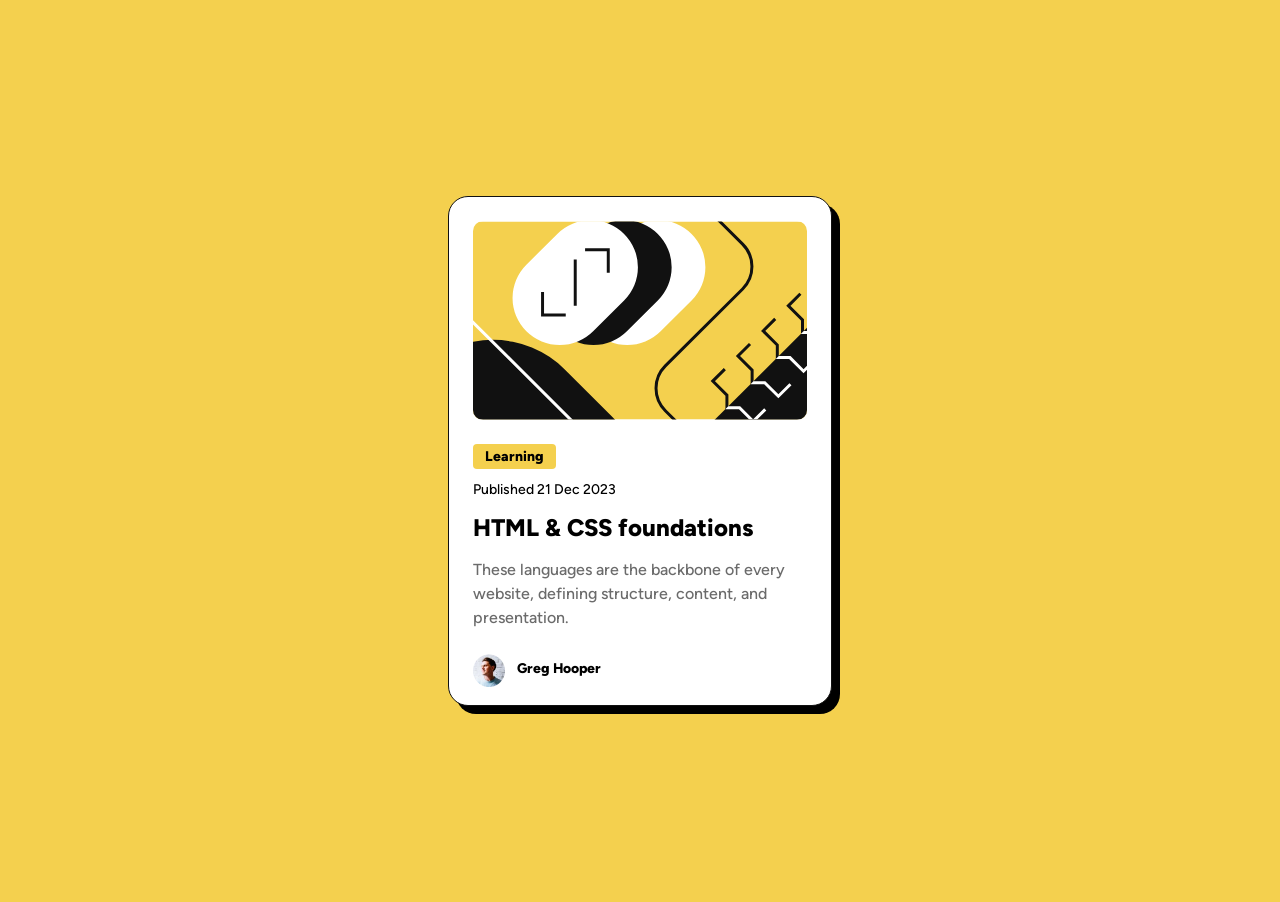
<file: blog-preview-card-main/index.html>
<!doctype html>
<html lang="en">
  <head>
    <meta charset="UTF-8" />
    <meta name="viewport" content="width=device-width, initial-scale=1.0" />
    <!-- displays site properly based on user's device -->

    <link
      rel="icon"
      type="image/png"
      sizes="32x32"
      href="./assets/images/favicon-32x32.png"
    />
    <link rel="stylesheet" href="style.css" />

    <title>Frontend Mentor | Blog preview card</title>
  </head>
  <body>
    <article class="card">
      <img
        src="./assets/images/illustration-article.svg"
        alt="card illustration"
        class="card-illustration"
      />

      <main>
        <span class="tag-line">learning</span>
        <p class="details">published 21 dec 2023</p>
        <h1 class="base-heading">HTML &amp; CSS foundations</h1>
        <p class="content">
          These languages are the backbone of every website, defining structure,
          content, and presentation.
        </p>
      </main>

      <footer>
        <img
          src="./assets/images/image-avatar.webp"
          alt="greg hooper"
          class="profile-image"
        />
        <h3 class="profile-name">greg hooper</h3>
      </footer>
    </article>
  </body>
</html>
</file>
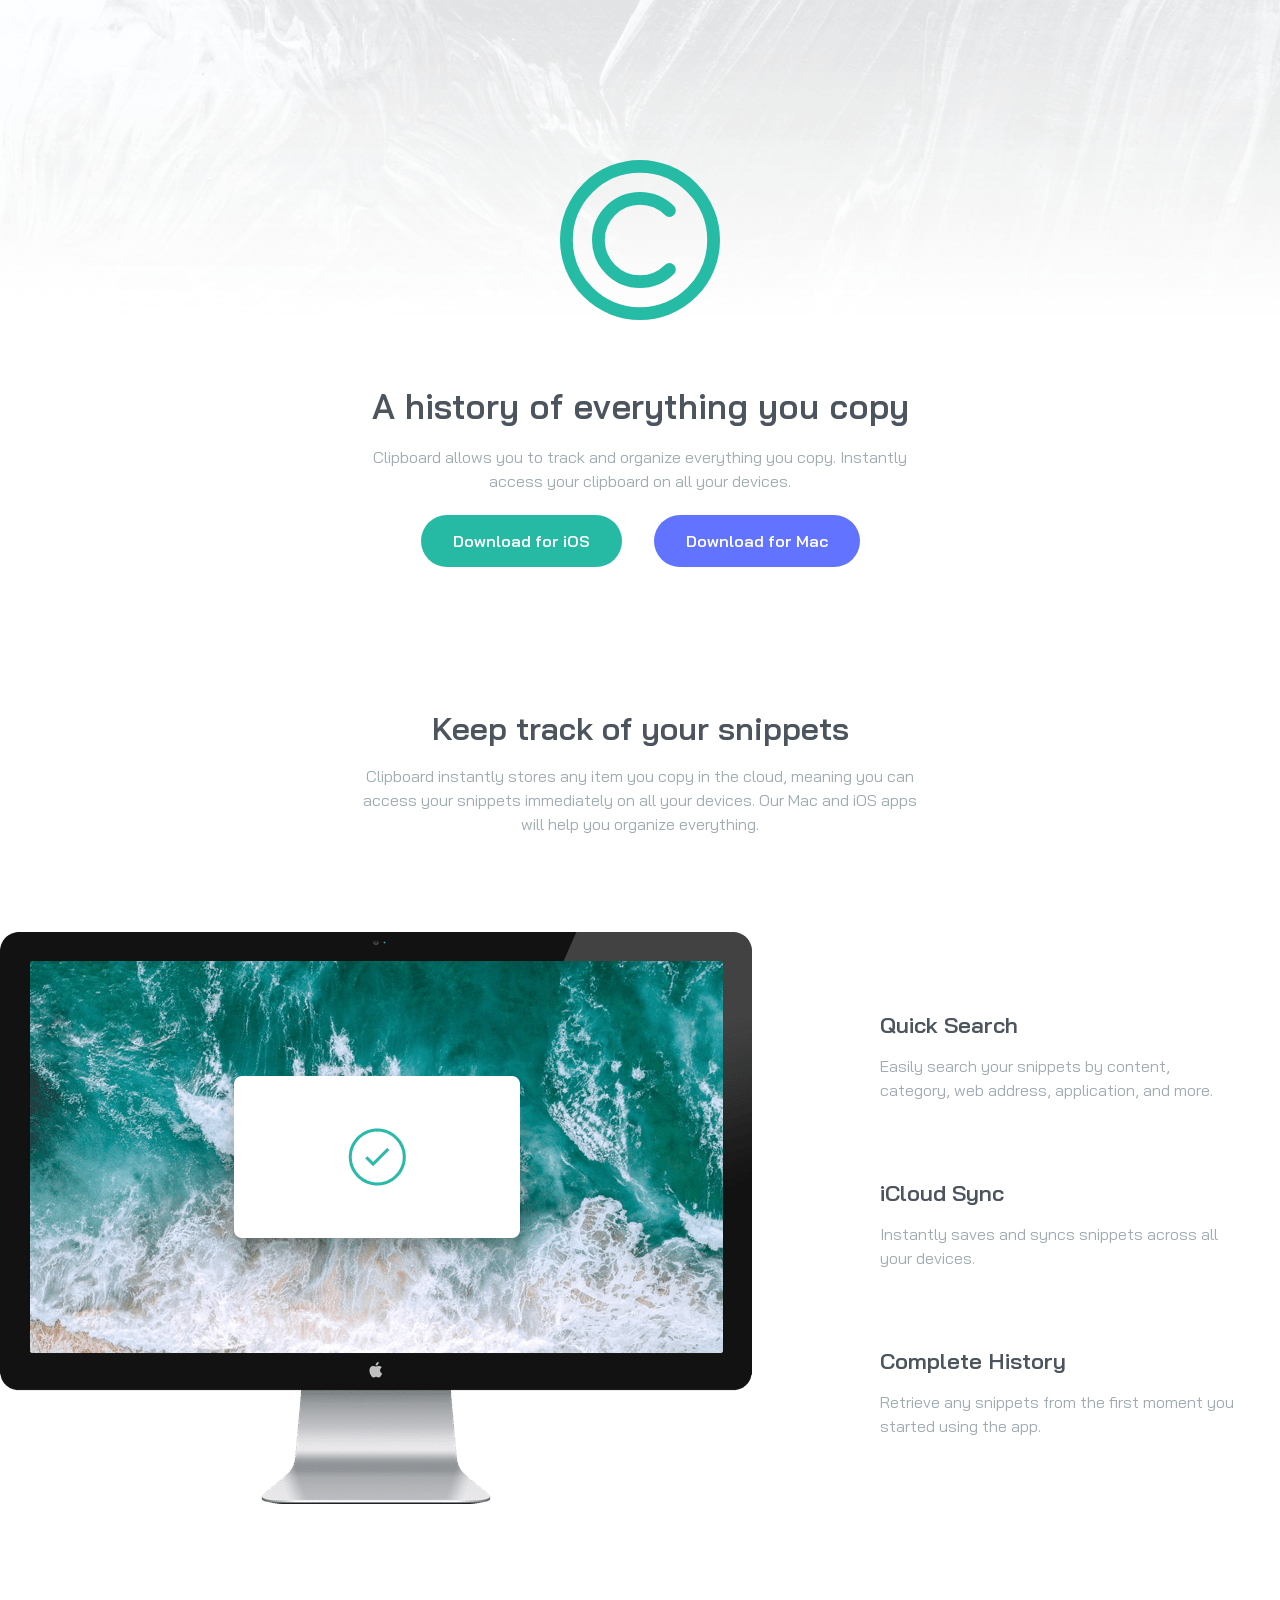
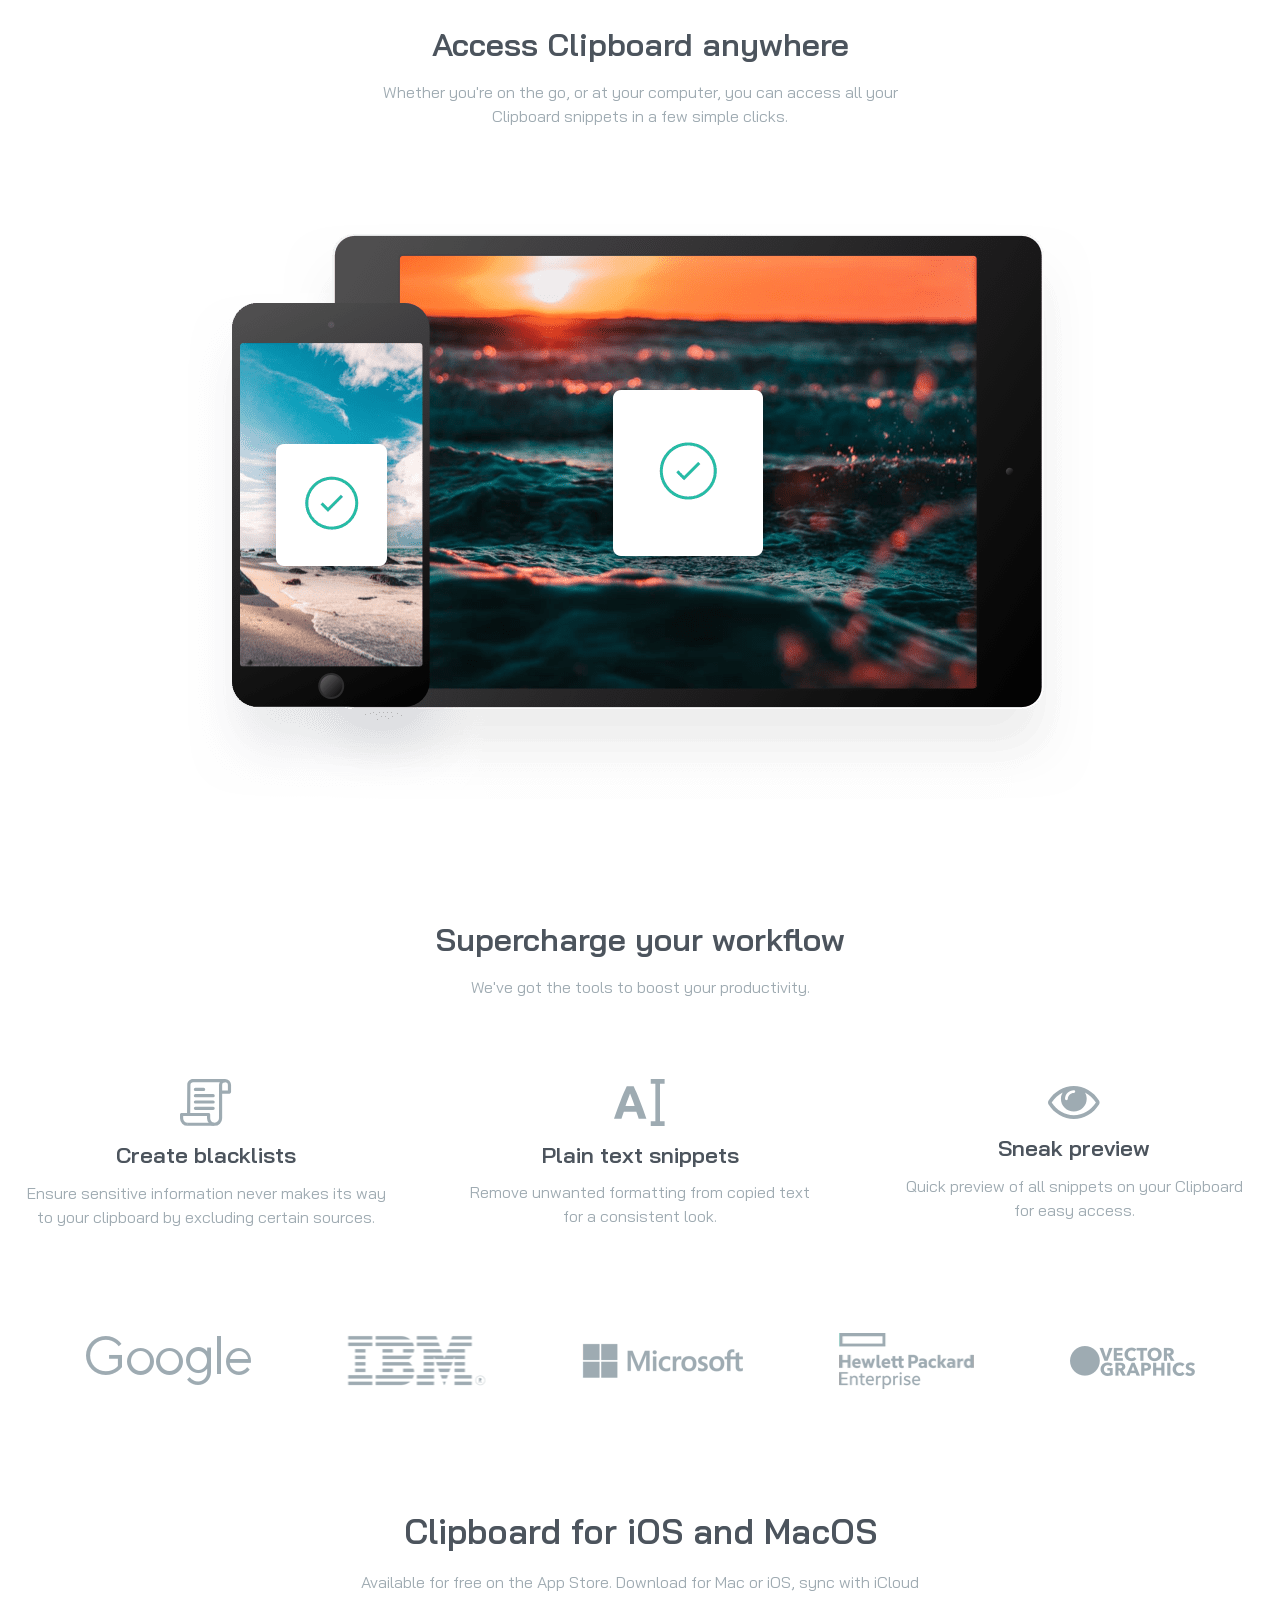
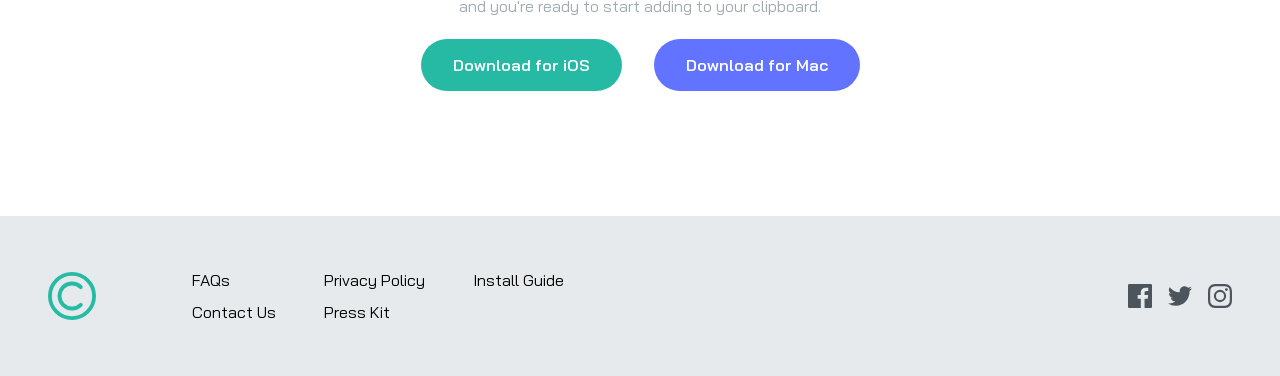
<file: clipboard-landing-page-master/index.html>
<!doctype html>
<html lang="en">
  <head>
    <meta charset="UTF-8" />
    <meta name="viewport" content="width=device-width, initial-scale=1.0" />
    <title>Clipboard Landing Page</title>
    <link rel="stylesheet" href="style.css" />
  </head>
  <body>
    <div id="root">
      <section id="hero_section" class="container">
        <img src="./images/logo.svg" alt="logo clipboard" class="logo" />

        <div class="content hero-content">
          <h1 class="base-heading">A history of everything you copy</h1>
          <p class="description">
            Clipboard allows you to track and organize everything you copy.
            Instantly access your clipboard on all your devices.
          </p>
          <div class="control-buttons">
            <button id="cta_download_ios" class="cta-button">
              Download for iOS
            </button>
            <button id="cta_download_mac" class="cta-button">
              Download for Mac
            </button>
          </div>
        </div>
      </section>
      <section id="highlight_section">
        <div class="container">
          <h2 class="sub-base-heading">Keep track of your snippets</h1>
          <p class="description">
            Clipboard instantly stores any item you copy in the cloud, meaning
            you can access your snippets immediately on all your devices. Our
            Mac and iOS apps will help you organize everything.
          </p>
        </div>
        <div class="highlight-container">
          <img src="./images/image-computer.png" alt="computer illustration" class="highlight-illustration" />

          <ul class="highlight-list">
            <li class="highlight">
              <div>
                <h3 class="sub-base-heading-3">Quick Search</h3>
                <p class="description highlight-content">
                  Easily search your snippets by content,
                  category, web address, application, and more.
                </p>
              </div>
            </li>

            <li class="highlight">
              <div>
                <h3 class="sub-base-heading-3">iCloud Sync</h3>
                <p class="description highlight-content">
                  Instantly saves and syncs snippets across all
                  your devices.
                </p>
              </div>
            </li>

            <li class="highlight">
              <div>
                <h3 class="sub-base-heading-3">Complete History</h3>
                <p class="description highlight-content">
                  Retrieve any snippets from the first moment
                  you started using the app.
                </p>
              </div>
            </li>
          </ul>
        </div>
      </section>
      <section id="mockup_section">
        <div class="container">
          <h2 class="sub-base-heading">Access Clipboard anywhere</h1>
          <p class="description">
           Whether you're on the go, or at your computer, you can access all your Clipboard
snippets in a few simple clicks.
          </p>
        </div>
          <img src="./images/image-devices.png" alt="device images illustration" class="highlight-illustration" />
      </section>
      <section id="feature_section">
        <div class="container">
          <h2 class="sub-base-heading">Supercharge your workflow</h1>
          <p class="description">
           We've got the tools to boost your productivity.
          </p>
        </div>
        <div class="features-container">
          <div class="feature">
            <img src="./images/icon-blacklist.svg" alt="blacklist" class="feature-ico">
            <h3 class="sub-base-heading-3">
              Create blacklists
            </h3>
            <p class="description">Ensure sensitive information never makes its
way to your clipboard by excluding certain
sources.</p>
          </div>
          <div class="feature">
            <img src="./images/icon-text.svg" alt="text" class="feature-ico">
            <h3 class="sub-base-heading-3">
              Plain text snippets
            </h3>
            <p class="description">Remove unwanted formatting from copied text
for a consistent look.</p>
          </div>
          <div class="feature">
            <img src="./images/icon-preview.svg" alt="preview" class="feature-ico">
            <h3 class="sub-base-heading-3">
              Sneak preview
            </h3>
            <p class="description">Quick preview of all snippets on your Clipboard
for easy access.</p>
          </div>
        </div>
      </section>
      <section id="clients_section">
        <img src="./images/logo-google.png" alt="Google" class="client-icon">
        <img src="./images/logo-ibm.png" alt="ibm" class="client-icon">
        <img src="./images/logo-microsoft.png" alt="microsoft" class="client-icon">
        <img src="./images/logo-hp.png" alt="logo-hp" class="client-icon">
        <img src="./images/logo-vector-graphics.png" alt=vector graphics" class="client-icon">
      </section>
      <section id="cta_section" class="container">
        <div class="content hero-content">
          <h1 class="base-heading">Clipboard  for iOS and MacOS</h1>
          <p class="description">
            Available for free on the App Store. Download for Mac or iOS, sync with iCloud and
you're ready to start adding to your clipboard.
          </p>
          <div class="control-buttons">
            <button id="cta_download_ios" class="cta-button">
              Download for iOS
            </button>
            <button id="cta_download_mac" class="cta-button">
              Download for Mac
            </button>
          </div>
        </div>
      </section>

      <footer>
<img src="./images/logo.svg" alt="clipboard logo">

<div class="important-links">
  <ul>
    <li>FAQs</li>
    <li>Contact us</li>
  </ul>
  <ul>
    <li>privacy policy</li>
    <li>Press kit</li>
  </ul>
  <ul>
    <li>Install Guide</li>
  </ul>
</div>

<div class="social-links">
  <img src="./images/icon-facebook.svg" alt="facebook" class="social-link"><img src="./images/icon-twitter.svg" alt="twitter" class="social-link"><img src="./images/icon-instagram.svg" alt="instagaram" class="social-link">
</div>
      </footer>
    </div>
  </body>
</html>
</file>
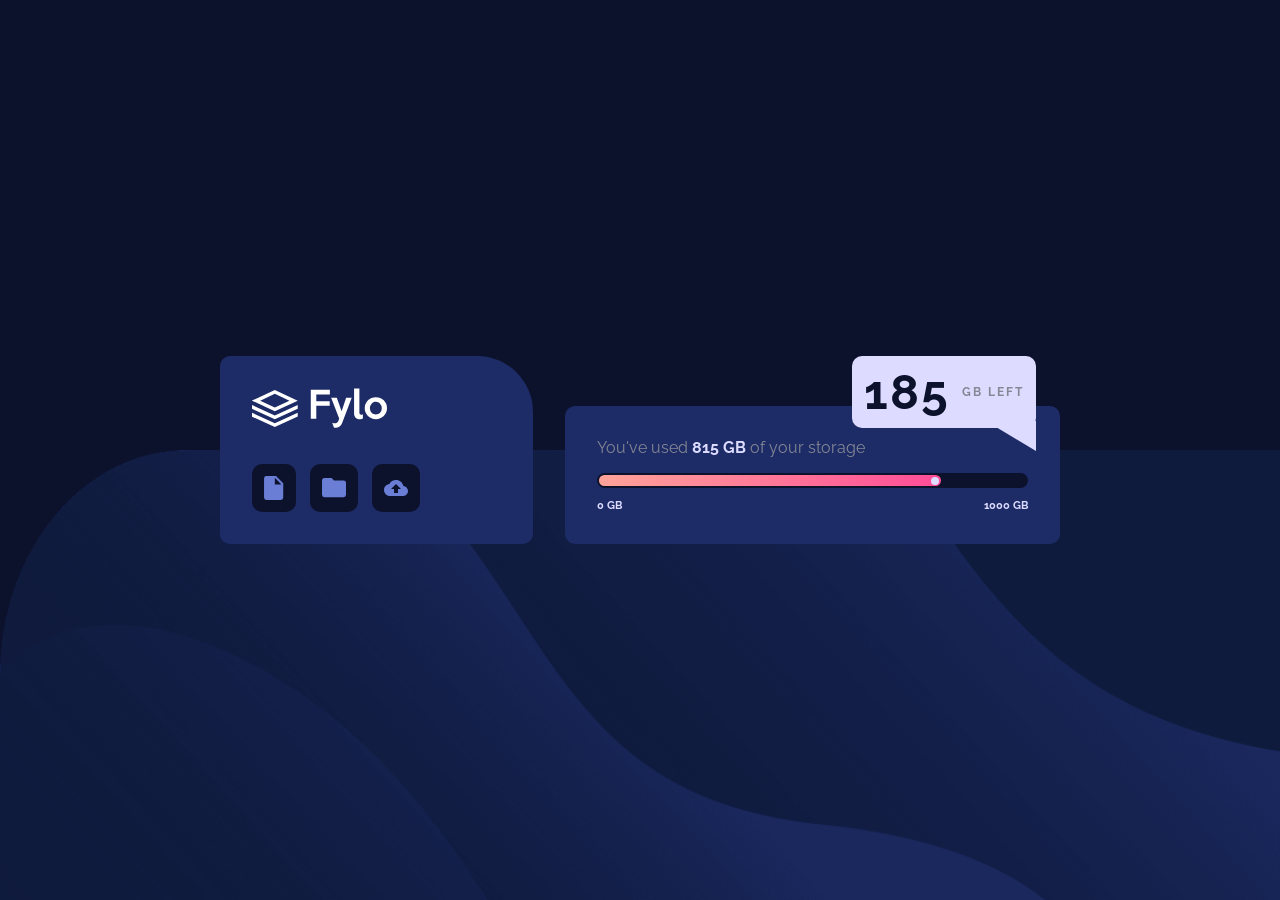
<file: fylo-data-storage-component-master/index.html>
<!doctype html>
<html lang="en">
  <head>
    <meta charset="UTF-8" />
    <meta name="viewport" content="width=device-width, initial-scale=1.0" />
    <title>Document</title>
    <link rel="stylesheet" href="style.css" />
  </head>
  <body>
    <div id="root">
      <div id="main_card" class="main-card">
        <img src="./images/logo.svg" alt="fylo logo" />
        <div class="menus">
          <div class="menu">
            <img src="./images/icon-document.svg" alt="document menu" />
          </div>
          <div class="menu">
            <img src="./images/icon-folder.svg" alt="folder menu" />
          </div>
          <div class="menu">
            <img src="./images/icon-upload.svg" alt="upload icon" />
          </div>
        </div>
      </div>

      <div id="stats_card" class="stats-card">
        <summary>
          You've used <span class="highlight">815 gb</span> of your storage
        </summary>
        <div class="allocated">
          <input
            type="range"
            name="range-consumed"
            min="0"
            max="100"
            value="100"
            id="range_consumed"
            class="range-consumed"
          />
          <div class="range-values">
            <p>0 gb</p>
            <p>1000 gb</p>
          </div>
        </div>

        <div class="remaining">
          <div class="highlight-popup">185</div>
          <div>gb left</div>
        </div>
      </div>
    </div>
  </body>
</html>
</file>
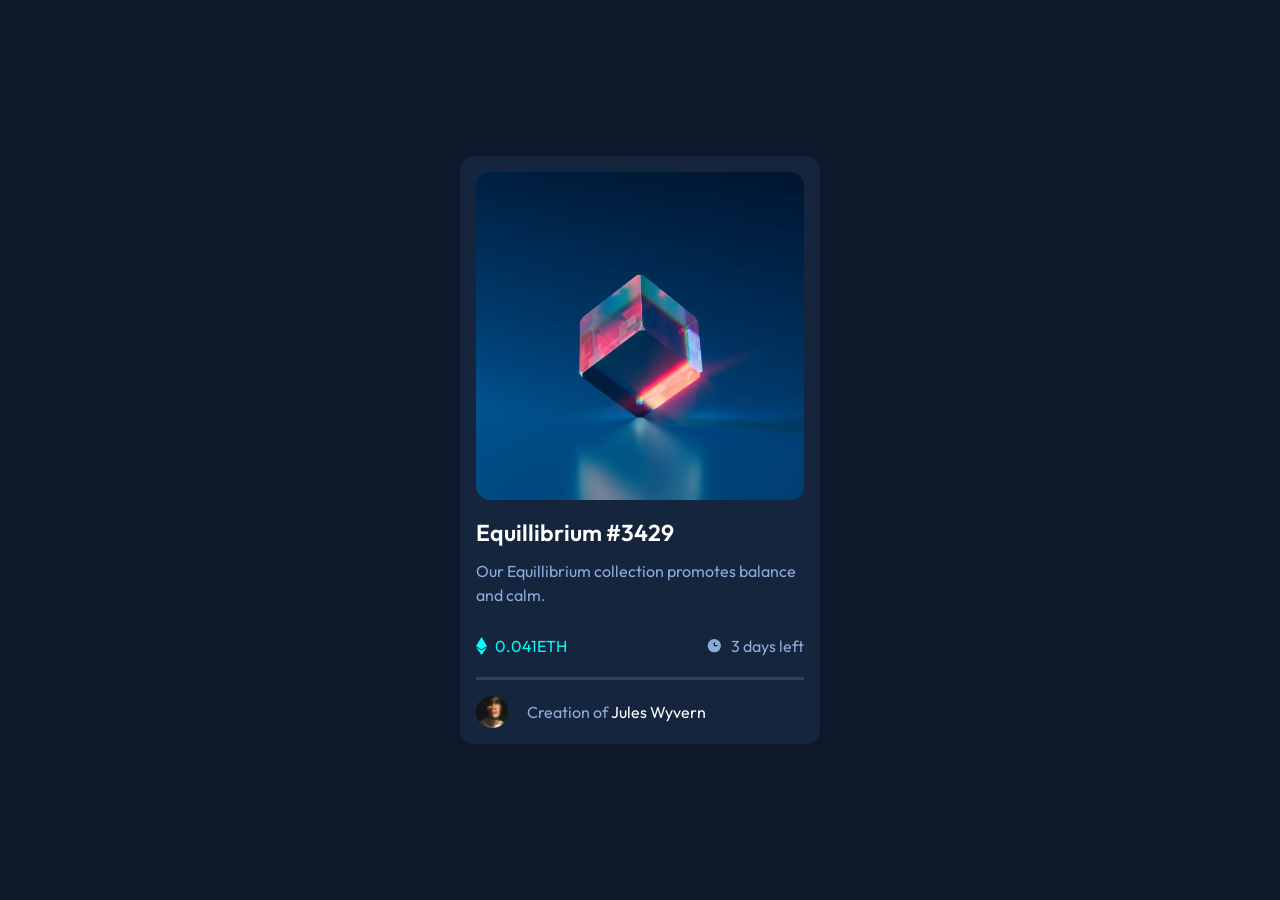
<file: nft-preview-card-component-main/index.html>
<!doctype html>
<html lang="en">
  <head>
    <meta charset="UTF-8" />
    <meta name="viewport" content="width=device-width, initial-scale=1.0" />
    <title>NFT Preview Card Component</title>

    <link rel="icon" href="./images/favicon-32x32.png" type="image/png" />
    <link rel="stylesheet" href="style.css" />
  </head>
  <body>
    <section class="main-container">
      <div class="illustration-container">
        <img
          src="./images/image-equilibrium.jpg"
          alt="illustration for equillibrium"
          class="illustration"
        />
      </div>

      <!-- main -->
      <main>
        <h1 class="text-heading">equillibrium #3429</h1>
        <p class="description">
          Our Equillibrium collection promotes balance and calm.
        </p>

        <div class="stats-container">
          <div class="stats stats-eth">
            <img src="./images/icon-ethereum.svg" alt="icon-ethereum" />
            <p>0.041ETH</p>
          </div>
          <div class="stats stats-time">
            <img src="./images/icon-clock.svg" alt="icon-clock" />
            <p>3 days left</p>
          </div>
        </div>
      </main>

      <!-- footer -->
      <footer>
        <img
          class="profile-image"
          src="./images/image-avatar.png"
          alt="jules wyvern"
        />
        <p>Creation of <span class="highlight">jules wyvern</span></p>
      </footer>
    </section>
  </body>
</html>
</file>
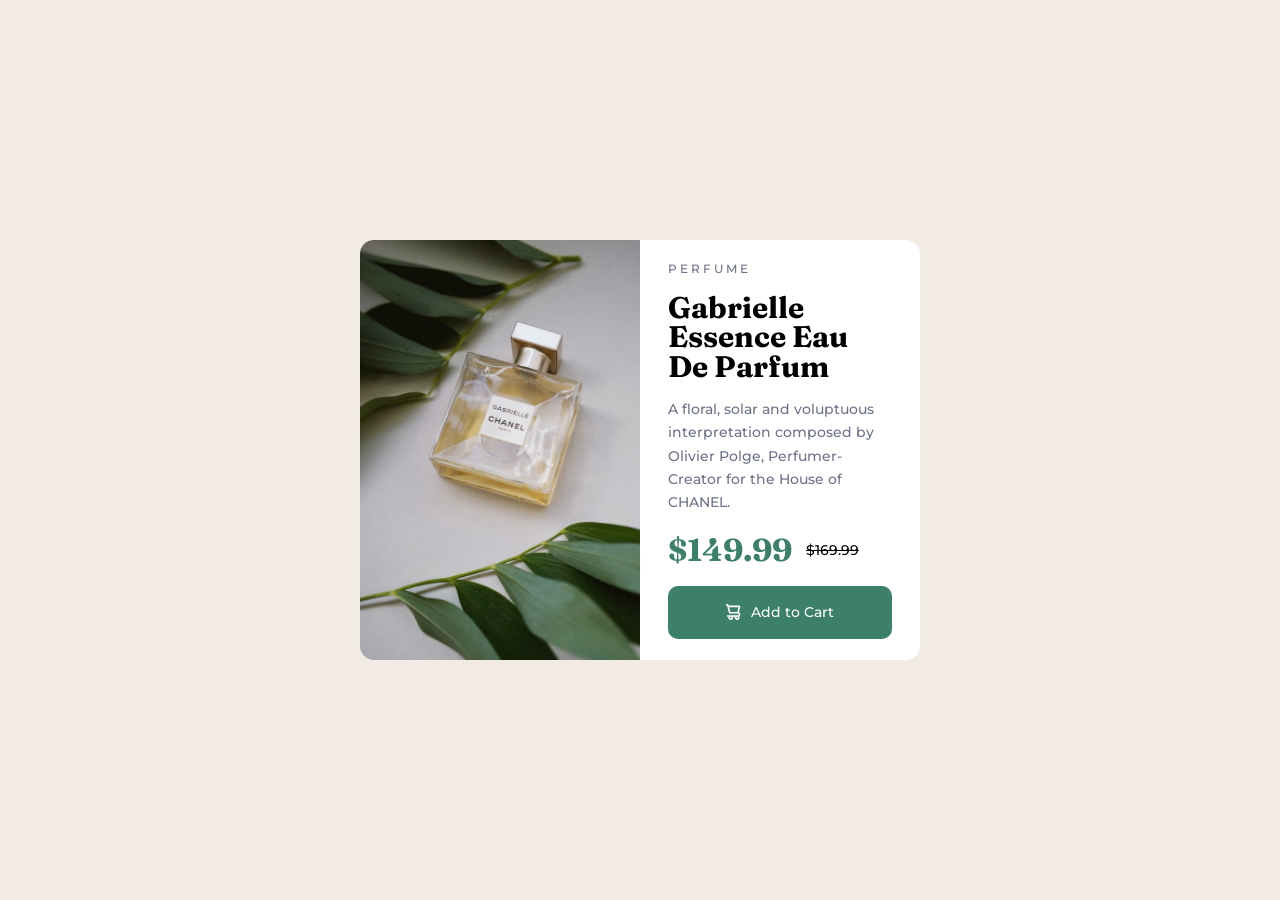
<file: product-preview-card-component-main/index.html>
<!doctype html>
<html lang="en">
  <head>
    <meta charset="UTF-8" />
    <meta name="viewport" content="width=device-width, initial-scale=1.0" />
    <title>Product Preview Card Component</title>
    <link rel="stylesheet" href="style.css" />
  </head>
  <body>
    <article class="product-container">
      <picture>
        <source
          media="(max-width: 768px)"
          srcset="./images/image-product-mobile.jpg"
        />
        <img
          src="./images/image-product-desktop.jpg"
          alt="product perfume"
          class="product-card-image"
        />
      </picture>

      <section class="product-details">
        <span class="tag">perfume</span>
        <h1 class="product-title">Gabrielle Essence Eau De Parfum</h1>
        <p class="description">
          A floral, solar and voluptuous interpretation composed by Olivier
          Polge, Perfumer-Creator for the House of CHANEL.
        </p>
        <div class="price-details">
          <p class="new-price">&dollar;149.99</p>
          <p class="old-price">&dollar;169.99</p>
        </div>
        <button class="add-to-cart">
          <img src="./images/icon-cart.svg" alt="add to cart" />
          <p>Add to Cart</p>
        </button>
      </section>
    </article>
  </body>
</html>
</file>
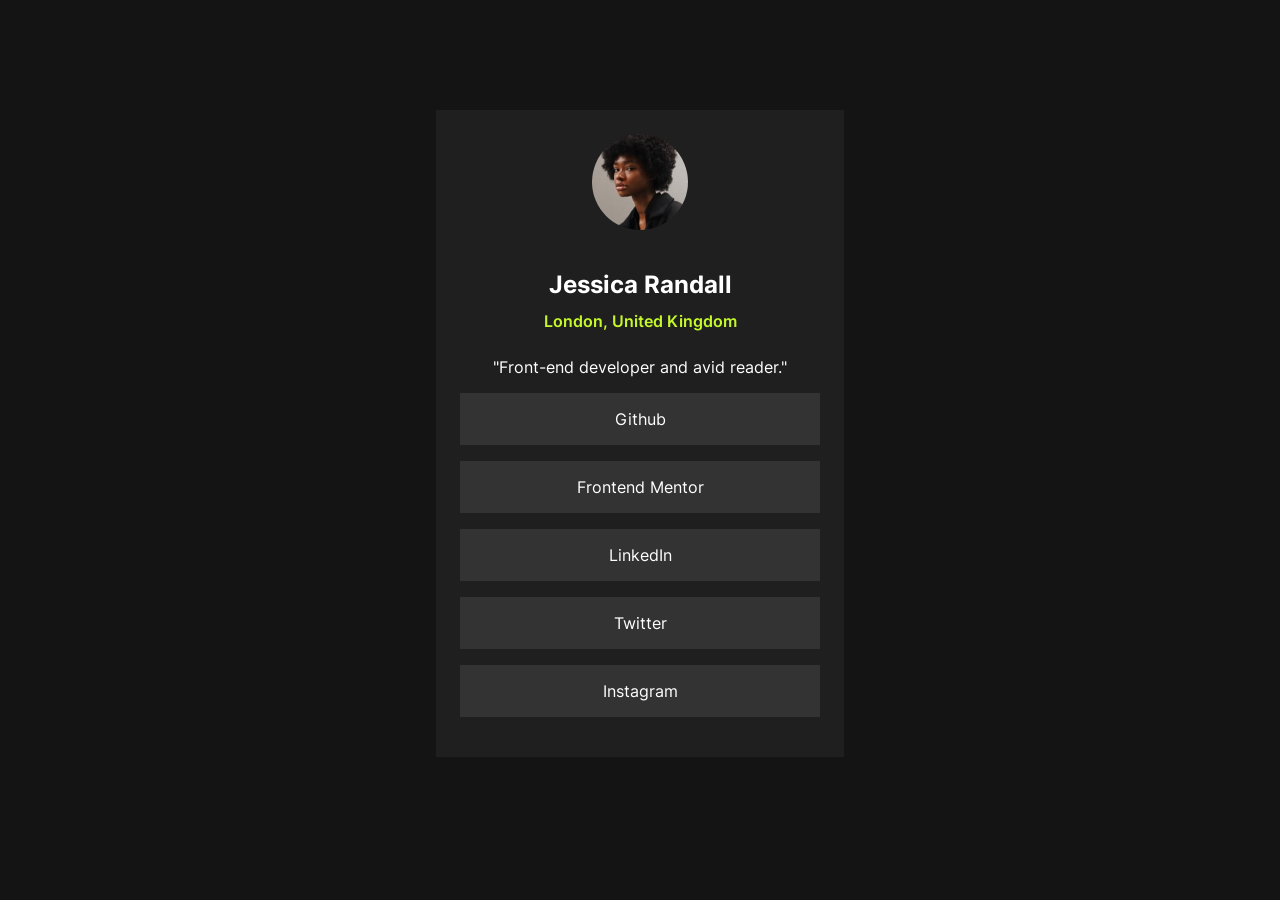
<file: social-links-profile-main/index.html>
<!doctype html>
<html lang="en">
  <head>
    <meta charset="UTF-8" />
    <meta name="viewport" content="width=device-width, initial-scale=1.0" />
    <!-- displays site properly based on user's device -->

    <link
      rel="icon"
      type="image/png"
      sizes="32x32"
      href="./assets/images/favicon-32x32.png"
    />
    <link rel="stylesheet" href="style.css" />

    <title>Frontend Mentor | Social links profile</title>
  </head>
  <body>
    <div id="root">
      <section>
        <header>
          <img
            src="./assets/images/avatar-jessica.jpeg"
            alt="profile picture of jessica"
          />
          <h1>Jessica Randall</h1>
          <p class="profile-location">London, United Kingdom</p>
        </header>
        <main>
          <p>&quot;Front-end developer and avid reader.&quot;</p>
          <a href="https://www.github.com">Github</a>
          <a href="https://www.frontendmentor.com">Frontend Mentor</a>
          <a href="https://www.linkedin.com">LinkedIn</a>
          <a href="https://www.twitter.com">Twitter</a>
          <a href="https://www.instagram.com">Instagram</a>
        </main>
      </section>
    </div>
  </body>
</html>
</file>
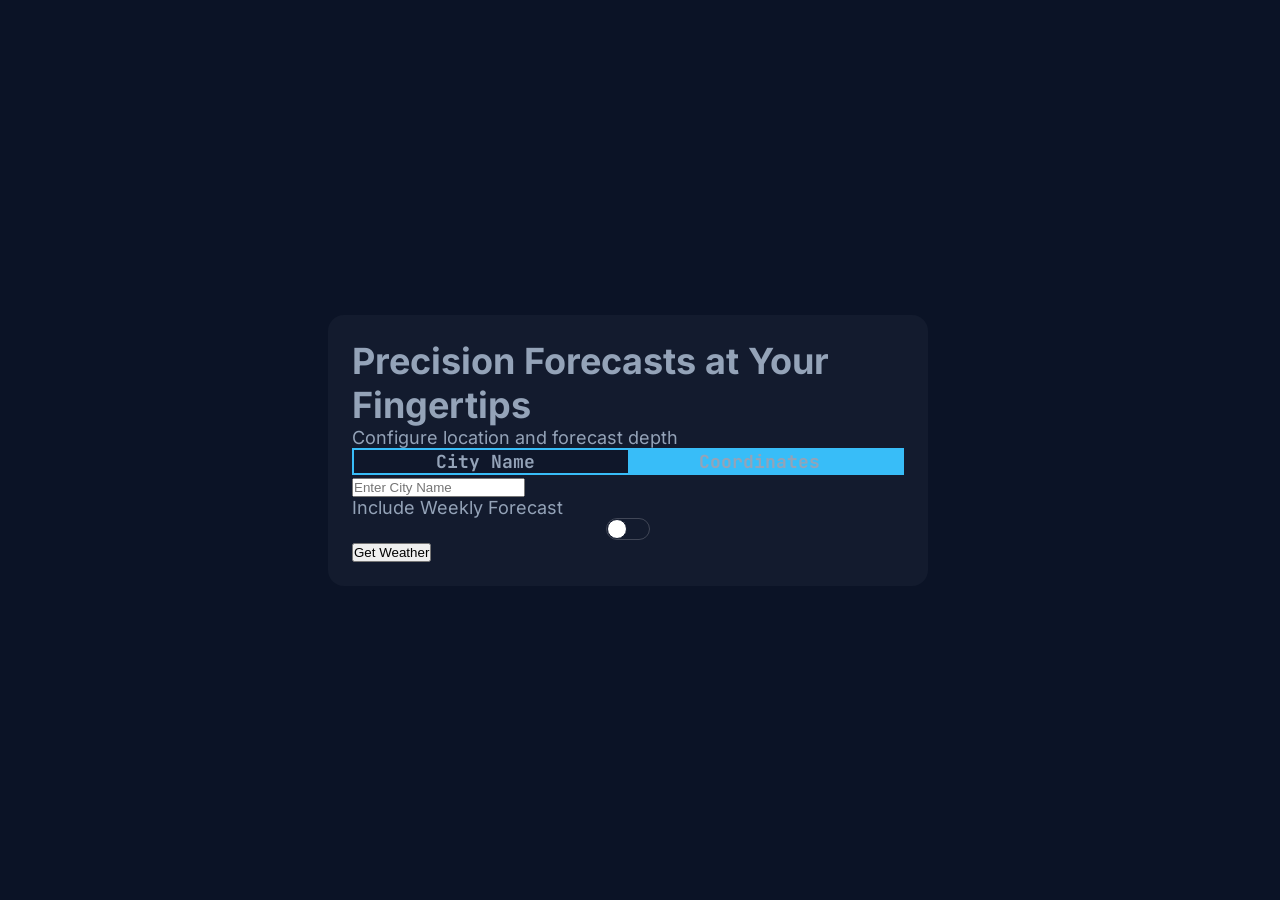
<file: weather-quest/index.html>
<!doctype html>
<html lang="en">
  <head>
    <meta charset="UTF-8" />
    <meta name="viewport" content="width=device-width, initial-scale=1.0" />
    <title>Document</title>
    <link rel="stylesheet" href="style.css" />
  </head>
  <body>
    <div id="root">
    </div>
     <script src="script.js" type="module"></script>
</html>
</file>
<file: blog-preview-card-main/style.css>
@import url("./main.css");

@font-face {
  font-display: swap;
  font-family: "Figtree";
  src: url("./assets/fonts/Figtree-VariableFont_wght.ttf");
}

:root {
  --yellow: #f4d04e;
  --grey-950: #111111;
  --grey-500: #6b6b6b;
  --white: #ffffff;
}

html {
  font-size: 16px;
  font-family: "Figtree", sans-serif;
}

body {
  margin: 0;
  background-color: var(--yellow);
}
</file>
<file: clipboard-landing-page-master/style.css>
@import "main.css";
@import "mobile.main.css";

/* bai-jamjuree-regular - latin */
@font-face {
  font-display: swap;
  font-family: "Bai Jamjuree";
  font-style: normal;
  font-weight: 400;
  src: url("./fonts/bai-jamjuree-v13-latin-regular.woff2") format("woff2");
}
/* bai-jamjuree-600 - latin */
@font-face {
  font-display: swap;
  font-family: "Bai Jamjuree";
  font-style: normal;
  font-weight: 600;
  src: url("./fonts/bai-jamjuree-v13-latin-600.woff2") format("woff2");
}

:root {
  --green500: hsl(171, 66%, 44%);
  --blue100: hsl(233, 100%, 69%);
  --gray700: hsl(210, 10%, 33%);
  --gray500: hsl(201, 11%, 66%);
  --gray500a: hsla(201, 11%, 66%, 25%);
}

* {
  margin: unset;
  padding: unset;
  box-sizing: border-box;
}

html {
  font-size: 16px;
  font-family: "Bai Jamjuree", sans-serif;
}
</file>
<file: fylo-data-storage-component-master/style.css>
@import "main.css";
@import "responsive.css";

/* raleway-regular - latin */
@font-face {
  font-display: swap;
  font-family: "Raleway";
  font-style: normal;
  font-weight: 400;
  src: url("./fonts/raleway-v37-latin-regular.woff2") format("woff2");
}

/* raleway-700 - latin */
@font-face {
  font-display: swap;
  font-family: "Raleway";
  font-style: normal;
  font-weight: 700;
  src: url("./fonts/raleway-v37-latin-700.woff2") format("woff2");
}

* {
  margin: unset;
  padding: unset;
  box-sizing: border-box;
}

:root {
  --blue200: hsl(243, 100%, 93%);
  --gray-blue: hsl(229, 7%, 55%);
  --blue850: hsl(228, 56%, 26%);
  --blue950: hsl(229, 57%, 11%);

  --gradient: linear-gradient(
    to right,
    0% hsl(6, 100%, 80%),
    100% hsl(335, 100%, 65%)
  );
}

html {
  color: var(--gray-blue);
  font-size: 16px;
  font-family: "Raleway", sans-serif;
}

body {
  min-height: 100vh;
  display: flex;
  align-items: center;
  justify-content: center;
}
</file>
<file: nft-preview-card-component-main/style.css>
@import "./main.css";
@import "./active.css";
@import "./mobile.main.css";

/* outfit-300 - latin */
@font-face {
  font-display: swap;
  font-family: "Outfit";
  font-style: normal;
  font-weight: 300;
  src: url("./fonts/outfit-v15-latin-300.woff2") format("woff2");
}

/* outfit-regular - latin */
@font-face {
  font-display: swap;
  font-family: "Outfit";
  font-style: normal;
  font-weight: 400;
  src: url("./fonts/outfit-v15-latin-regular.woff2") format("woff2");
}

/* outfit-600 - latin */
@font-face {
  font-display: swap;
  font-family: "Outfit";
  font-style: normal;
  font-weight: 600;
  src: url("./fonts/outfit-v15-latin-600.woff2") format("woff2");
}

* {
  margin: unset;
  padding: unset;
  box-sizing: border-box;
}

:root {
  --blue: hsl(215, 51%, 70%);
  --cyan: hsl(178, 100%, 50%);
  --main-bg: hsl(217, 54%, 11%);
  --card-bg: hsl(216, 50%, 16%);
  --line: hsl(215, 32%, 27%);
  --white: hsl(0, 0%, 100%);
  --shadow: hsl(0, 0, 0);
}

html {
  font-size: 18px;
  font-family: "Outfit", sans-serif;
}

body {
  display: flex;
  align-items: center;
  justify-content: center;
  min-height: 100vh;
  background-color: var(--main-bg);
}
</file>
<file: product-preview-card-component-main/style.css>
@import url("./main.css");
@import url("./mobile.main.css");

@font-face {
  font-display: swap;
  font-family: "Fraunces";
  font-style: normal;
  font-weight: 700;
  src: url("./fonts/fraunces-v38-latin-700.woff2") format("woff2");
}

/* montserrat-500 - latin */
@font-face {
  font-display: swap;
  font-family: "Montserrat";
  font-style: normal;
  font-weight: 500;
  src: url("./fonts/montserrat-v31-latin-500.woff2") format("woff2");
}

/* montserrat-700 - latin */
@font-face {
  font-display: swap;
  font-family: "Montserrat";
  font-style: normal;
  font-weight: 700;
  src: url("./fonts/montserrat-v31-latin-700.woff2") format("woff2");
}

* {
  margin: unset;
  padding: unset;
  box-sizing: border-box;
}

:root {
  --green-500: hsl(158, 36%, 37%);
  --green-700: hsl(158, 42%, 18%);
  --black: hsl(212, 21%, 14%);
  --grey: hsl(228, 12%, 48%);
  --cream: hsl(30, 38%, 92%);
  --white: hsl(0, 0%, 100%);
}

html {
  font-size: 14px;
  font-family: "Montserrat", sans-serif;
}

body {
  min-height: 100vh;
  background-color: var(--cream);

  display: flex;
  align-items: center;
  justify-content: center;
}
</file>
<file: social-links-profile-main/style.css>
@font-face {
  font-display: swap;
  font-family: "Inter";
  src: url("./assets/fonts/Inter-VariableFont_slnt\,wght.ttf");
}

html {
  font-family: "Inter", sans-serif;
}

body {
  color: hsl(0, 0%, 100%);
  background-color: hsl(0, 0%, 8%);
}

section {
  padding: 24px;
  text-align: center;
  max-width: 360px;
  margin-left: auto;
  margin-right: auto;
  background-color: hsl(0, 0%, 12%);
  margin-top: calc(calc(100vh - 680px) / 2);
}

/* To make the changes in the Screen View [Browser] view */
@media screen and (max-width: 375px) {
  section {
    padding: 16px;
  }
}

header {
  margin-bottom: 26px;
}

a {
  color: hsl(0, 0%, 100%);
  background-color: hsl(0, 0%, 20%);
  text-decoration: none;
  display: block;
  margin-block: 16px;
  padding: 16px;
}

header h1,
p {
  margin: 12px;
}

.profile-location {
  color: hsl(75, 94%, 57%);
  font-weight: 600;
}

img {
  max-width: 96px;
  border-radius: 100%;
  margin-bottom: 24px;
}
</file>
<file: weather-quest/style.css>
@import url("./components.css");

/* jetbrains-mono-700 - latin */
@font-face {
  font-display: swap; /* Check https://developer.mozilla.org/en-US/docs/Web/CSS/@font-face/font-display for other options. */
  font-family: "JetBrains Mono";
  font-style: normal;
  font-weight: 700;
  src: url("./public/fonts/jetbrains-mono-v24-latin-700.woff2") format("woff2"); /* Chrome 36+, Opera 23+, Firefox 39+, Safari 12+, iOS 10+ */
}
/* jetbrains-mono-800 - latin */
@font-face {
  font-display: swap; /* Check https://developer.mozilla.org/en-US/docs/Web/CSS/@font-face/font-display for other options. */
  font-family: "JetBrains Mono";
  font-style: normal;
  font-weight: 800;
  src: url("./public/fonts/jetbrains-mono-v24-latin-800.woff2") format("woff2"); /* Chrome 36+, Opera 23+, Firefox 39+, Safari 12+, iOS 10+ */
}
/* inter-regular - latin */
@font-face {
  font-display: swap; /* Check https://developer.mozilla.org/en-US/docs/Web/CSS/@font-face/font-display for other options. */
  font-family: "Inter";
  font-style: normal;
  font-weight: 400;
  src: url("./public/fonts/inter-v20-latin-regular.woff2") format("woff2"); /* Chrome 36+, Opera 23+, Firefox 39+, Safari 12+, iOS 10+ */
}
/* inter-500 - latin */
@font-face {
  font-display: swap; /* Check https://developer.mozilla.org/en-US/docs/Web/CSS/@font-face/font-display for other options. */
  font-family: "Inter";
  font-style: normal;
  font-weight: 500;
  src: url("./public/fonts/inter-v20-latin-500.woff2") format("woff2"); /* Chrome 36+, Opera 23+, Firefox 39+, Safari 12+, iOS 10+ */
}
/* inter-600 - latin */
@font-face {
  font-display: swap; /* Check https://developer.mozilla.org/en-US/docs/Web/CSS/@font-face/font-display for other options. */
  font-family: "Inter";
  font-style: normal;
  font-weight: 600;
  src: url("./public/fonts/inter-v20-latin-600.woff2") format("woff2"); /* Chrome 36+, Opera 23+, Firefox 39+, Safari 12+, iOS 10+ */
}
/* inter-700 - latin */
@font-face {
  font-display: swap; /* Check https://developer.mozilla.org/en-US/docs/Web/CSS/@font-face/font-display for other options. */
  font-family: "Inter";
  font-style: normal;
  font-weight: 700;
  src: url("./public/fonts/inter-v20-latin-700.woff2") format("woff2"); /* Chrome 36+, Opera 23+, Firefox 39+, Safari 12+, iOS 10+ */
}

*,
*::after,
*::before {
  margin: unset;
  padding: unset;
  box-sizing: border-box;
}

html {
  font-size: 18px;
  font-family: Inter, sans-serif;
}

:root {
  --home-primary: #38bdf8;
  --home-secondary: #1e293b;
  --home-tertiary: #94a3b8;
  --home-neutral: #0f172a;
  --home-card-bg: #131b2e;

  --border-gray: #414757;

  /* Container */
  --container-sz: 600px;
  --body-bg: #0b1326;

  /* General Colors */
  --white: #fff;

  --switch-sz: 44px;
  --circle-sz: 20px;
  --switch-container-sz: calc(var(--switch-sz) - 2px);
}

body {
  display: flex;
  height: 100vh;
  justify-content: center;
  align-items: center;
  background: var(--body-bg);
}

#root {
  color: var(--home-tertiary);
  border-radius: 12px;
  padding: 64px;
  /* text-align: center; */
  display: grid;
  grid-template-columns: repeat(2, auto);
  gap: 24px;
}

.mainwrapper,
.resultwrapper {
  width: calc(var(--container-sz));
  background: var(--home-card-bg);
  padding: 24px;
  border-radius: 16px;
}

.resultwrapper .cards-section {
  display: flex;
}
</file>
